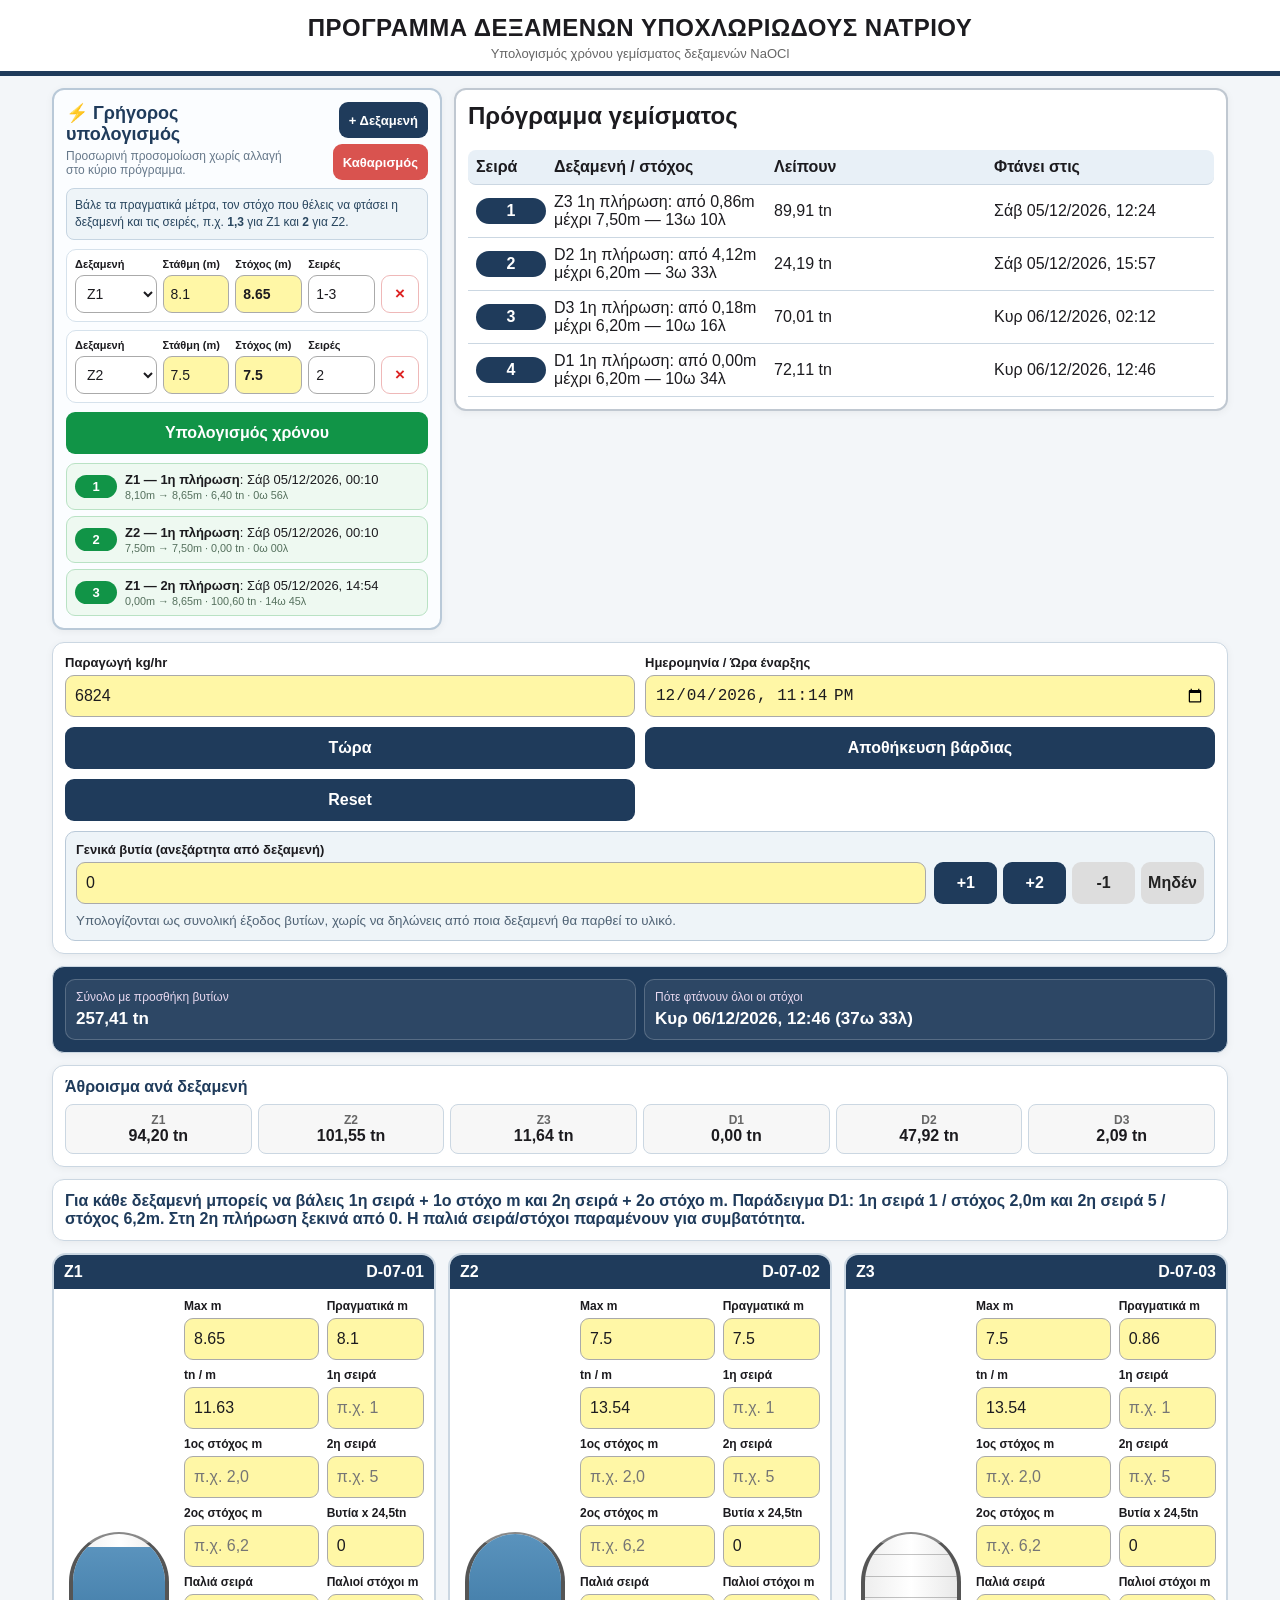
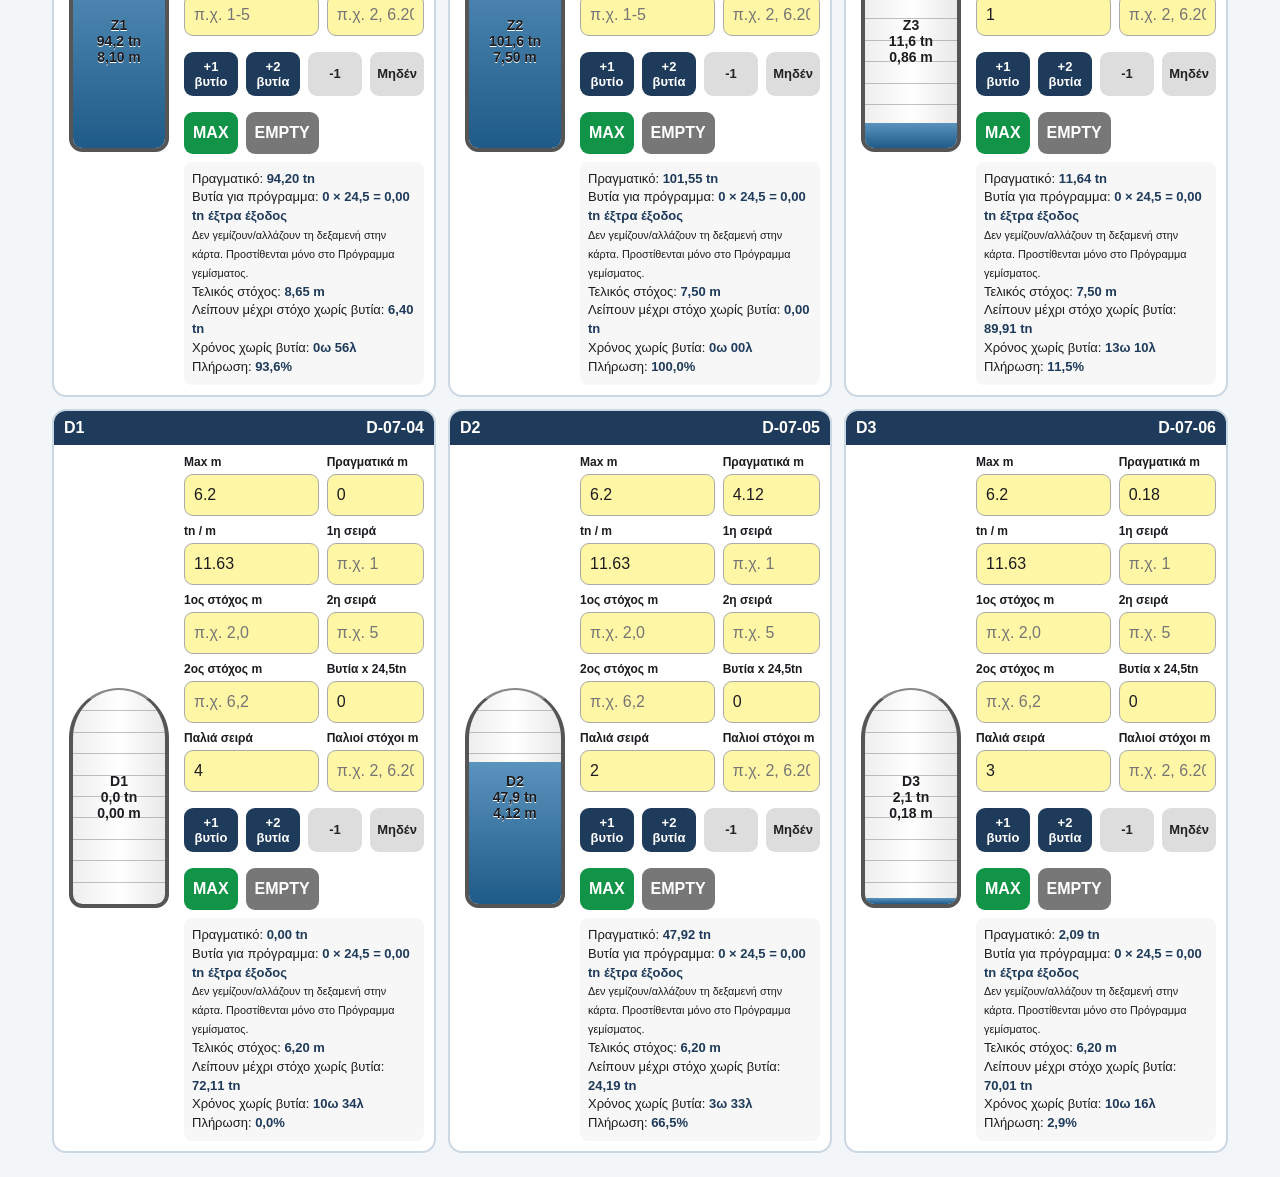
<file: tank-planner/index.html>
<!doctype html>
<html lang="el">
<head>
  <meta charset="utf-8" />
  <meta name="viewport" content="width=device-width, initial-scale=1, viewport-fit=cover" />
  <meta name="theme-color" content="#1f3b5b" />
  <meta name="apple-mobile-web-app-capable" content="yes" />
  <meta name="apple-mobile-web-app-title" content="NaOCl Tanks" />
  <meta name="apple-mobile-web-app-status-bar-style" content="black-translucent" />
  <link rel="apple-touch-icon" href="apple-touch-icon.png" />
  <link rel="icon" type="image/png" sizes="192x192" href="icon-192.png" />
  <link rel="manifest" href="manifest.json" />
  <link rel="stylesheet" href="style.css?v=4.3.1" />
  <title>Πρόγραμμα Δεξαμενών Υποχλωριώδους Νατρίου</title>
</head>
<body>
  <header>
    <h1>ΠΡΟΓΡΑΜΜΑ ΔΕΞΑΜΕΝΩΝ ΥΠΟΧΛΩΡΙΩΔΟΥΣ ΝΑΤΡΙΟΥ</h1>
    <p>Υπολογισμός χρόνου γεμίσματος δεξαμενών NaOCl</p>
  </header>

  <main>
    <div class="top-workspace">
      <section class="panel quick-panel">
        <div class="quick-heading">
          <div>
            <h2>⚡ Γρήγορος υπολογισμός</h2>
            <p>Προσωρινή προσομοίωση χωρίς αλλαγή στο κύριο πρόγραμμα.</p>
          </div>
          <div class="quick-actions">
            <button id="quickAddBtn" class="quick-add" type="button">+ Δεξαμενή</button>
            <button id="quickClearBtn" class="quick-clear" type="button">Καθαρισμός</button>
          </div>
        </div>
        <div class="quick-help">Βάλε τα πραγματικά μέτρα, τον στόχο που θέλεις να φτάσει η δεξαμενή και τις σειρές, π.χ. <b>1,3</b> για Z1 και <b>2</b> για Z2.</div>
        <div id="quickRows" class="quick-rows"></div>
        <button id="quickCalcBtn" class="quick-calc" type="button">Υπολογισμός χρόνου</button>
        <div id="quickResults" class="quick-results" aria-live="polite"></div>
      </section>

      <section class="panel schedule-panel schedule-panel-top">
        <h2>Πρόγραμμα γεμίσματος</h2>
        <div id="schedule" class="schedule"></div>
      </section>
    </div>

    <section class="panel top-panel">
      <label>Παραγωγή kg/hr
        <input id="production" type="text" inputmode="text" placeholder="π.χ. 6824 ή 6824,5" />
      </label>
      <label>Ημερομηνία / Ώρα έναρξης
        <input id="startTime" type="datetime-local" />
      </label>
      <button id="nowBtn" type="button">Τώρα</button>
      <button id="saveBtn" type="button">Αποθήκευση βάρδιας</button>
      <button id="resetBtn" type="button">Reset</button>
      <div class="global-tankers-box">
        <label>Γενικά βυτία (ανεξάρτητα από δεξαμενή)
          <input id="globalTankers" type="text" inputmode="numeric" placeholder="π.χ. 4" />
        </label>
        <div class="global-tanker-buttons">
          <button id="globalTankerPlus1" type="button">+1</button>
          <button id="globalTankerPlus2" type="button">+2</button>
          <button id="globalTankerMinus1" class="secondary" type="button">-1</button>
          <button id="globalTankerClear" class="secondary" type="button">Μηδέν</button>
        </div>
        <small>Υπολογίζονται ως συνολική έξοδος βυτίων, χωρίς να δηλώνεις από ποια δεξαμενή θα παρθεί το υλικό.</small>
      </div>
    </section>

    <section class="summary two">
      <div><span>Σύνολο με προσθήκη βυτίων</span><strong id="totalNow">-</strong></div>
      <div><span>Πότε φτάνουν όλοι οι στόχοι</span><strong id="allFullTime">-</strong></div>
    </section>

    <section class="panel compact">
      <h2>Άθροισμα ανά δεξαμενή</h2>
      <div id="totalBreakdown" class="breakdown"></div>
    </section>

    <section class="legend">
      <span>Για κάθε δεξαμενή μπορείς να βάλεις 1η σειρά + 1ο στόχο m και 2η σειρά + 2ο στόχο m. Παράδειγμα D1: 1η σειρά 1 / στόχος 2,0m και 2η σειρά 5 / στόχος 6,2m. Στη 2η πλήρωση ξεκινά από 0. Η παλιά σειρά/στόχοι παραμένουν για συμβατότητα.</span>
    </section>

    <section id="tanks" class="tank-grid"></section>

  </main>

  <script src="app.js?v=4.3.1"></script>
</body>
</html>
</file>
<file: tank-planner/style.css>
:root{
  --bg:#f3f6f9; --panel:#ffffff; --purple:#1f3b5b; --purple2:#2f5f89;
  --text:#1c1b1f; --muted:#666; --line:#cbd7e2; --water:#2f6f9f; --input:#fff7a6;
  --green:#119447; --red:#d22; --blue:#0057d9;
}
*{box-sizing:border-box}
body{margin:0;font-family:Arial,Helvetica,sans-serif;background:var(--bg);color:var(--text)}
header{background:#fff;padding:14px 12px 10px;text-align:center;border-bottom:5px solid var(--purple)}
h1{font-size:24px;margin:0;font-weight:900;letter-spacing:.5px} header p{margin:4px 0 0;color:var(--muted);font-size:13px}
main{max-width:1200px;margin:0 auto;padding:12px}
.panel,.summary,.legend{background:var(--panel);border:1px solid var(--line);border-radius:12px;padding:12px;margin-bottom:12px;box-shadow:0 2px 8px #0000000d}
.top-panel{display:grid;grid-template-columns:repeat(2,minmax(160px,1fr));gap:10px;align-items:end}
label{display:flex;flex-direction:column;font-size:13px;font-weight:700;gap:5px}
input,select,button{font-size:16px;border:1px solid #aaa;border-radius:9px;padding:9px;background:white;color:var(--text);min-height:42px}
input{background:var(--input)}
button{background:var(--purple);color:white;border:0;font-weight:800} button.secondary{background:#ddd;color:#222}
.summary{display:grid;grid-template-columns:repeat(2,1fr);gap:8px;background:#1f3b5b;color:white}
.summary div{border:1px solid #ffffff33;border-radius:10px;padding:10px;background:#ffffff10}.summary span{display:block;font-size:12px;color:#e7d8ef}.summary strong{display:block;margin-top:5px;font-size:17px}
.legend{font-weight:700;color:#1f3b5b}
.tank-grid{display:grid;grid-template-columns:repeat(3,1fr);gap:12px;margin-bottom:12px}
.tank-card{background:white;border:2px solid var(--line);border-radius:14px;padding:10px;position:relative;overflow:hidden}
.tank-card.active{border-color:var(--purple);box-shadow:0 0 0 3px #1f3b5b22}
.tank-title{display:flex;justify-content:space-between;align-items:center;background:var(--purple);color:white;margin:-10px -10px 10px;padding:8px 10px;font-weight:900}
.tank-layout{display:grid;grid-template-columns:110px 1fr;gap:10px;align-items:start}
.tank-visual{height:220px;border:4px solid #555;border-top:2px solid #888;border-radius:52px 52px 14px 14px;background:linear-gradient(90deg,#eee,#fff,#e9e9e9);position:relative;overflow:hidden;margin:auto;width:100px}
.fill{position:absolute;left:0;right:0;bottom:0;background:linear-gradient(#5a93bd,#1f5b88);height:0%;transition:height .25s}.mark{position:absolute;left:0;right:0;border-top:1px solid #666;opacity:.4}.tank-text{position:absolute;inset:0;display:flex;flex-direction:column;align-items:center;justify-content:center;text-align:center;font-weight:900;text-shadow:0 1px 0 #fff;font-size:14px}
.fields{display:grid;grid-template-columns:1fr 1fr;gap:8px}.fields label{font-size:12px}.fields input{width:100%}.small-btns{display:grid;grid-template-columns:1fr 1fr;gap:8px;margin-top:8px}.maxbtn{background:var(--green)}.emptybtn{background:#777}
.results{grid-column:1/-1;background:#f7f7f7;border-radius:8px;padding:8px;font-size:13px;line-height:1.45}.results b{color:var(--purple)}
.schedule-row{display:grid;grid-template-columns:70px 1fr 1fr 1fr;gap:8px;padding:8px;border-bottom:1px solid var(--line);align-items:center}.schedule-row:first-child{font-weight:900;background:#e8f0f7;border-radius:8px}.badge{background:var(--purple);color:white;border-radius:999px;padding:4px 8px;font-weight:900;text-align:center}
@media(max-width:850px){.tank-grid{grid-template-columns:1fr}.summary{grid-template-columns:1fr 1fr}.top-panel{grid-template-columns:1fr}.tank-layout{grid-template-columns:95px 1fr}.tank-visual{height:190px;width:88px}.schedule-row{grid-template-columns:55px 1fr;gap:5px}.schedule-row span:nth-child(3),.schedule-row span:nth-child(4){grid-column:2}.schedule-row:first-child{display:none}}

.compact h2{margin:0 0 8px;font-size:16px;color:var(--purple)}
.breakdown{display:grid;grid-template-columns:repeat(6,1fr);gap:6px}
.breakdown div{background:#f7f7f7;border:1px solid var(--line);border-radius:8px;padding:8px;text-align:center;font-weight:800}
.breakdown span{display:block;color:var(--muted);font-size:12px;font-weight:700}
@media(max-width:850px){.breakdown{grid-template-columns:repeat(2,1fr)}.summary{grid-template-columns:1fr}}
.tankers-btns{grid-column:1/-1;grid-template-columns:repeat(4,1fr)}
.tankerbtn{font-size:13px;padding:7px;min-height:38px}
.breakdown small{display:block;color:var(--purple);font-size:11px;margin-top:2px}
.breakdown .wide{grid-column:span 2;background:#fff7d1}
@media(max-width:850px){.tankers-btns{grid-template-columns:repeat(2,1fr)}.breakdown .wide{grid-column:span 2}}

/* v4.1: το πρόγραμμα γεμίσματος εμφανίζεται πρώτο */
.schedule-panel-top{margin-top:0;border:2px solid rgba(31,59,91,.28)}
.schedule-panel-top h2{margin-top:0}

/* v4.2: γρήγορος υπολογισμός δίπλα στο κανονικό πρόγραμμα */
.top-workspace{display:grid;grid-template-columns:minmax(300px,390px) minmax(0,1fr);gap:12px;align-items:start}
.quick-panel{border:2px solid #bfd4e8;background:#fbfdff}
.quick-heading{display:flex;justify-content:space-between;align-items:flex-start;gap:8px;margin-bottom:8px}
.quick-heading h2{margin:0;color:#173b5f;font-size:18px}
.quick-heading p{margin:4px 0 0;color:#66788a;font-size:12px}
.quick-add{background:#173b5f;white-space:nowrap;padding:7px 10px;min-height:36px;font-size:13px}
.quick-help{background:#edf6ff;border:1px solid #c9dff3;border-radius:8px;padding:8px;font-size:12px;line-height:1.4;color:#29465f;margin-bottom:9px}
.quick-rows{display:grid;gap:8px}
.quick-row{display:grid;grid-template-columns:1fr .82fr .82fr .82fr 38px;gap:6px;align-items:end;padding:8px;border:1px solid #d6e2ec;border-radius:10px;background:#fff}
.quick-row label{font-size:11px}
.quick-row input,.quick-row select{min-width:0;width:100%;font-size:14px;padding:7px;min-height:38px;background:#fff}
.quick-row .quick-level,.quick-row .quick-target{background:#fff7a6}
.quick-remove{background:#fff;color:#d22;border:1px solid #efb8b8;padding:4px;min-height:38px;font-size:17px}
.quick-calc{width:100%;margin-top:9px;background:#119447}
.quick-results{margin-top:9px;display:grid;gap:6px}
.quick-result-row{display:grid;grid-template-columns:42px 1fr;gap:8px;align-items:center;padding:8px;border-radius:9px;background:#eef9f1;border:1px solid #b9e2c4;font-size:13px}
.quick-result-row .badge{background:#119447}
.quick-result-row small{display:block;color:#55705d;margin-top:2px}
.quick-empty{padding:10px;border:1px dashed #b7c6d3;border-radius:8px;color:#66788a;text-align:center;font-size:13px}
@media(max-width:850px){
  .top-workspace{grid-template-columns:1fr}
  .quick-panel{order:0}
  .schedule-panel-top{order:1}
  .quick-row{grid-template-columns:1fr 1fr}
  .quick-remove{grid-column:2;justify-self:end;width:42px}
  .quick-heading{align-items:center}
}
@media(max-width:430px){
  .quick-heading{display:block}
  .quick-add{width:100%;margin-top:8px}
  .quick-row{grid-template-columns:1fr}
  .quick-remove{grid-column:1;justify-self:end}
}


/* v4.3: γρήγορος καθαρισμός, γενικά βυτία και ενιαίο μπλε χρώμα */
.quick-actions{display:flex;gap:6px;flex-wrap:wrap;justify-content:flex-end}
.quick-clear{background:#d9534f;white-space:nowrap;padding:7px 10px;min-height:36px;font-size:13px}
.global-tankers-box{grid-column:1/-1;border:1px solid #b9c9d8;background:#eef4f8;border-radius:10px;padding:10px;display:grid;grid-template-columns:minmax(180px,1fr) auto;gap:8px;align-items:end}
.global-tankers-box input{background:#fff7a6}
.global-tankers-box small{grid-column:1/-1;color:#4f6274;line-height:1.35}
.global-tanker-buttons{display:grid;grid-template-columns:repeat(4,minmax(58px,1fr));gap:6px}
.global-tanker-buttons button{min-height:42px;padding:7px}
.quick-heading h2,.compact h2,.results b,.breakdown small{color:#1f3b5b}
.quick-panel{border-color:#b9c9d8;background:#fbfdff}
.quick-add{background:#1f3b5b}
.quick-help{background:#eef4f8;border-color:#c6d5e2;color:#29465f}
@media(max-width:650px){
  .global-tankers-box{grid-template-columns:1fr}
  .global-tanker-buttons{grid-template-columns:repeat(4,1fr)}
  .quick-actions{justify-content:flex-start;margin-top:8px}
}

/* v4.4: στόχος δεξαμενής στον γρήγορο υπολογισμό */
.quick-row .quick-target{font-weight:700}
</file>
